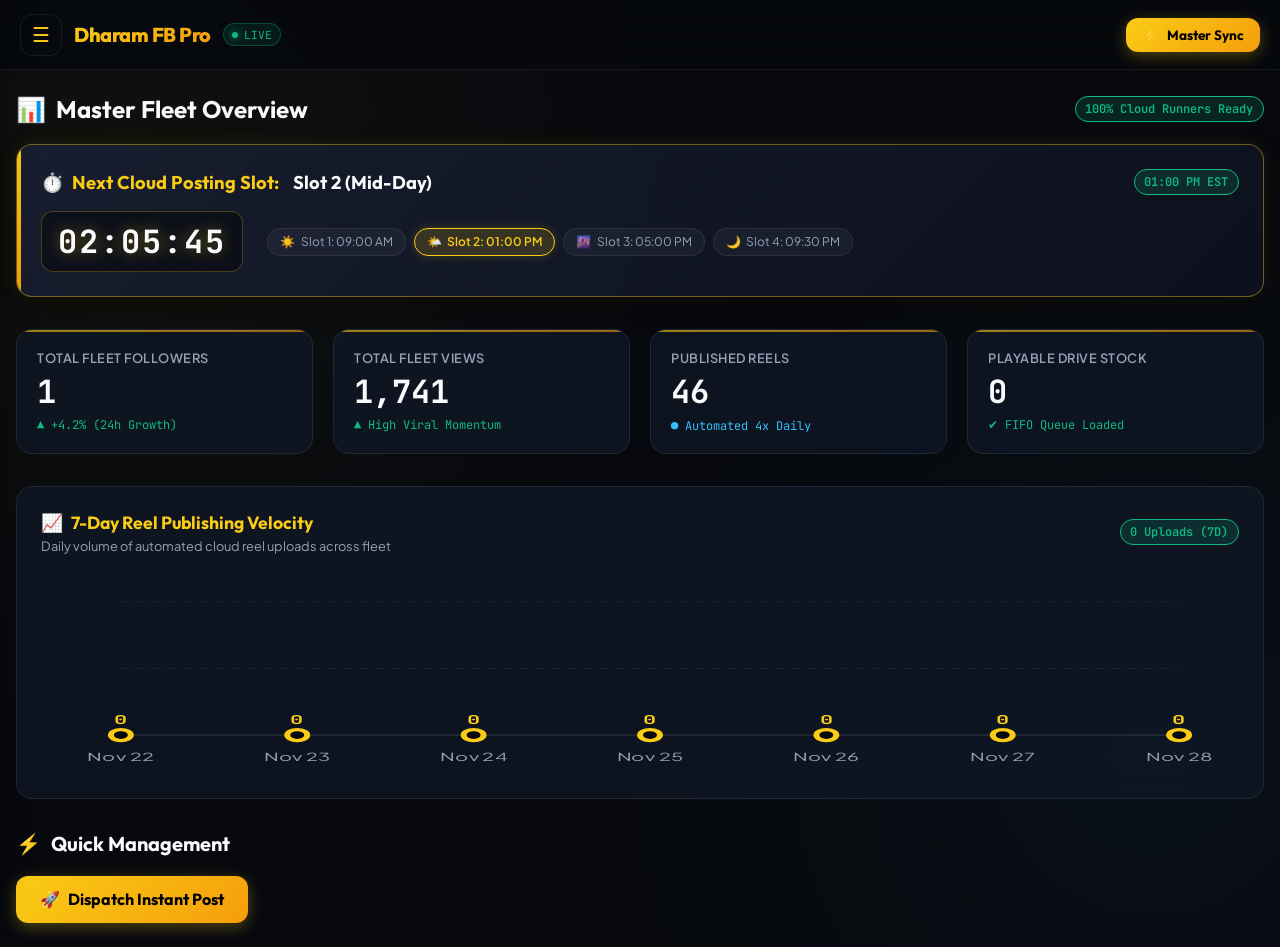
<file: docs/index.html>
<!DOCTYPE html>
<html lang="en">
<head>
  <meta charset="UTF-8">
  <meta name="viewport" content="width=device-width, initial-scale=1.0, maximum-scale=1.0, user-scalable=no">
  <meta name="theme-color" content="#07090e">
  <meta name="apple-mobile-web-app-capable" content="yes">
  <meta name="apple-mobile-web-app-status-bar-style" content="black-translucent">
  <title>Dharam FB Pro - Facebook Fleet Command</title>
  
  <link rel="manifest" href="manifest.json">
  <link rel="icon" type="image/png" href="icons/icon-192.png">
  <link rel="apple-touch-icon" href="icons/icon-192.png">
  <link rel="stylesheet" href="css/gold_dashboard.css?v=2.2">
</head>
<body>

  <!-- Floating Luxe Gold Toast -->
  <div id="goldToast">
    <span>✨</span>
    <span id="toastMsg">Fleet Synchronized</span>
  </div>

  <!-- Sticky Top Header -->
  <header class="top-header">
    <div class="brand-section">
      <button class="hamburger-btn" id="hamburgerBtn" aria-label="Open Navigation">☰</button>
      <div class="app-title">Dharam FB Pro</div>
      <div class="live-badge">
        <span class="live-dot"></span>
        <span>LIVE</span>
      </div>
    </div>
    <div class="header-actions">
      <button class="sync-btn" id="masterSyncBtn">
        <span>⚡</span> Master Sync
      </button>
    </div>
  </header>

  <!-- Slide-Over Drawer Navigation -->
  <div class="drawer-backdrop" id="drawerBackdrop"></div>
  <aside class="drawer" id="drawer">
    <div class="drawer-header">
      <div class="app-title" style="font-size: 1.15rem;">Fleet Navigation</div>
      <button class="hamburger-btn" id="drawerCloseBtn" style="width: 32px; height: 32px; font-size: 1rem;">✕</button>
    </div>
    <nav class="drawer-nav">
      <a href="#dashboard" class="nav-link active" data-tab="tabDashboard">
        <span class="icon">📊</span> Master Dashboard
      </a>
      <a href="#pages" class="nav-link" data-tab="tabAllPages">
        <span class="icon">📑</span> All Pages List
      </a>
      <a href="#postnow" class="nav-link" data-tab="tabPostNow">
        <span class="icon">🚀</span> Post Now Studio
      </a>
      <a href="#drive" class="nav-link" data-tab="tabDriveData">
        <span class="icon">📁</span> Drive Stock Data
      </a>
      <a href="#history" class="nav-link" data-tab="tabUploadHistory">
        <span class="icon">📜</span> Upload History
      </a>
      <a href="#health" class="nav-link" data-tab="tabHealthAudit">
        <span class="icon">🛡️</span> Health & Audit Center
      </a>
      <a href="#top" class="nav-link" data-tab="tabTopPerformers">
        <span class="icon">🏆</span> Top 50 Performers
      </a>
      <a href="#lowviews" class="nav-link" data-tab="tabLowViews">
        <span class="icon">❄️</span> Low & 0 Views Radar
      </a>
      
      <div style="margin-top: auto; padding: 1rem 0; border-top: 1px solid var(--border-subtle); font-size: 0.75rem; color: var(--text-dim);">
        <div id="lastSyncBadge">Syncing fleet telemetry...</div>
        <div style="margin-top: 0.5rem;">
          <a href="privacy.html" style="color: var(--text-muted); text-decoration: none;">Privacy Policy</a> • 
          <a href="data-deletion.html" style="color: var(--text-muted); text-decoration: none;">Data Deletion</a>
        </div>
      </div>
    </nav>
  </aside>

  <!-- Main Application Body -->
  <main class="main-content">

    <!-- MODULE 1: MASTER DASHBOARD -->
    <section class="tab-pane active" id="tabDashboard">
      <div class="section-header">
        <h1 class="section-title"><span>📊</span> Master Fleet Overview</h1>
        <div class="badge-stock stock-high">100% Cloud Runners Ready</div>
      </div>

      <!-- LIVE SLOT COUNTDOWN CARD -->
      <div class="slot-countdown-card" id="slotCountdownCard">
        <div class="slot-countdown-header">
          <div class="slot-countdown-title">
            <span>⏱️</span> Next Cloud Posting Slot: <span id="nextSlotName" style="color: var(--text-main); margin-left: 0.35rem;">Slot 1 (Morning)</span>
          </div>
          <div class="badge-stock stock-high" id="slotEstBadge">09:00 AM EST</div>
        </div>
        <div class="slot-timer-grid">
          <div class="slot-digital-clock" id="slotCountdownClock">
            <span id="slotClockText">00:00:00</span>
          </div>
          <div class="slot-chips-row">
            <div class="slot-chip" id="chipSlot1"><span>☀️</span> Slot 1: 09:00 AM</div>
            <div class="slot-chip" id="chipSlot2"><span>🌤️</span> Slot 2: 01:00 PM</div>
            <div class="slot-chip" id="chipSlot3"><span>🌆</span> Slot 3: 05:00 PM</div>
            <div class="slot-chip" id="chipSlot4"><span>🌙</span> Slot 4: 09:30 PM</div>
          </div>
        </div>
      </div>

      <div class="grid-kpi">
        <div class="kpi-card">
          <div class="kpi-title">Total Fleet Followers</div>
          <div class="kpi-value" id="kpiFollowers">0</div>
          <div class="kpi-delta delta-positive">▲ +4.2% (24h Growth)</div>
        </div>
        <div class="kpi-card">
          <div class="kpi-title">Total Fleet Views</div>
          <div class="kpi-value" id="kpiViews">0</div>
          <div class="kpi-delta delta-positive">▲ High Viral Momentum</div>
        </div>
        <div class="kpi-card">
          <div class="kpi-title">Published Reels</div>
          <div class="kpi-value" id="kpiReels">0</div>
          <div class="kpi-delta delta-neutral">● Automated 4x Daily</div>
        </div>
        <div class="kpi-card">
          <div class="kpi-title">Playable Drive Stock</div>
          <div class="kpi-value" id="kpiStock">0</div>
          <div class="kpi-delta delta-positive">✔ FIFO Queue Loaded</div>
        </div>
      </div>

      <!-- 7-DAY ACTIVITY & PERFORMANCE CHART -->
      <div class="chart-card" style="margin-top: 2rem;">
        <div class="chart-header">
          <div>
            <h3 style="font-family: var(--font-heading); color: var(--gold); font-size: 1.1rem; display: flex; align-items: center; gap: 0.5rem;">
              <span>📈</span> 7-Day Reel Publishing Velocity
            </h3>
            <div style="font-size: 0.8rem; color: var(--text-muted); margin-top: 0.2rem;">
              Daily volume of automated cloud reel uploads across fleet
            </div>
          </div>
          <div class="badge-stock stock-high" id="chartTotalUploadsBadge">Active Telemetry</div>
        </div>
        <div class="chart-container" id="velocityChartContainer">
          <!-- Dynamically generated SVG Chart -->
        </div>
      </div>

      <div class="section-header" style="margin-top: 2rem;">
        <h2 class="section-title" style="font-size: 1.25rem;"><span>⚡</span> Quick Management</h2>
      </div>
      <div style="display: flex; gap: 1rem; flex-wrap: wrap;">
        <button class="sync-btn" id="postNowLaunchBtn" style="padding: 0.85rem 1.5rem; font-size: 1rem;">
          <span>🚀</span> Dispatch Instant Post
        </button>
      </div>
    </section>

    <!-- MODULE 2: ALL PAGES LIST -->
    <section class="tab-pane" id="tabAllPages">
      <div class="section-header">
        <h1 class="section-title"><span>📑</span> Managed Facebook Pages</h1>
        <div class="search-wrapper">
          <span class="search-icon">🔍</span>
          <input type="text" id="pageSearchInput" class="search-input" placeholder="Search by name, ID, or profile...">
        </div>
      </div>
      <div class="pages-grid" id="pagesContainer">
        <!-- Dynamically injected cards -->
      </div>
    </section>

    <!-- MODULE 3: POST NOW STUDIO -->
    <section class="tab-pane" id="tabPostNow">
      <div class="section-header">
        <h1 class="section-title"><span>🚀</span> Post Now Studio</h1>
      </div>
      <div class="kpi-card" style="max-width: 600px; margin: 0 auto; padding: 2rem;">
        <h3 style="color: var(--gold); margin-bottom: 1rem;">Manual Dispatch Controller</h3>
        <p style="color: var(--text-muted); font-size: 0.95rem; margin-bottom: 1.5rem;">
          Trigger an immediate upload without waiting for the scheduled GitHub Actions cron. Oldest video from the selected page's Drive folder will be downloaded, probed, and posted to Facebook live.
        </p>

        <div style="margin-bottom: 1.5rem;">
          <label style="display: block; font-size: 0.85rem; color: var(--text-muted); margin-bottom: 0.5rem;">Select Target Page:</label>
          <select id="manualPageSelect" class="search-input" style="padding: 0.75rem;">
            <option value="104859201948291">Viral Clips Pro (UK Profile 1)</option>
            <option value="204859201948292">Motivation Daily (UK Profile 1)</option>
            <option value="304859201948293">Tech & Gadgets World (USA Profile 1)</option>
          </select>
        </div>

        <button class="sync-btn" id="triggerUploadBtn" style="width: 100%; justify-content: center; padding: 0.85rem;">
          <span>🚀</span> Dispatch Immediate Post
        </button>

        <div style="margin-top: 1.5rem;">
          <div style="height: 6px; background: rgba(255,255,255,0.1); border-radius: 4px; overflow: hidden;">
            <div id="uploadProgressBar" style="width: 0%; height: 100%; background: var(--gold-gradient); transition: width 0.4s ease;"></div>
          </div>
          <div id="uploadStatusText" style="font-family: var(--font-mono); font-size: 0.8rem; color: var(--text-dim); margin-top: 0.5rem; text-align: center;">
            Idle
          </div>
        </div>
      </div>
    </section>

    <!-- MODULE 4: DRIVE DATA -->
    <section class="tab-pane" id="tabDriveData">
      <div class="section-header">
        <h1 class="section-title"><span>📁</span> Google Drive Inventory Stock</h1>
        <div class="badge-stock stock-high">FIFO Queue Active</div>
      </div>
      <div class="table-container">
        <table class="luxe-table">
          <thead>
            <tr>
              <th>Page Name</th>
              <th>Drive Folder ID</th>
              <th>Playable Stock</th>
              <th>Refill Status</th>
              <th>Drive Link</th>
            </tr>
          </thead>
          <tbody id="driveStockTableBody">
            <!-- Dynamically injected -->
          </tbody>
        </table>
      </div>
    </section>

    <!-- MODULE 5: UPLOAD HISTORY -->
    <section class="tab-pane" id="tabUploadHistory">
      <div class="section-header">
        <h1 class="section-title"><span>📜</span> Real-Time Telemetry & Upload History</h1>
      </div>
      <div class="table-container">
        <table class="luxe-table">
          <thead>
            <tr>
              <th>Timestamp</th>
              <th>Channel Name</th>
              <th>Format</th>
              <th>Filename</th>
              <th>Cloud Runner IP / Region</th>
              <th>Facebook Video</th>
            </tr>
          </thead>
          <tbody id="historyTableBody">
            <!-- Dynamically injected -->
          </tbody>
        </table>
      </div>
    </section>

    <!-- MODULE 6: HEALTH & AUDIT CENTER -->
    <section class="tab-pane" id="tabHealthAudit">
      <div class="section-header">
        <h1 class="section-title"><span>🛡️</span> Fleet Health & Diagnostic Center</h1>
      </div>
      <div class="grid-kpi" id="healthCardsContainer">
        <!-- Dynamically injected -->
      </div>
    </section>

    <!-- MODULE 7: TOP 50 PERFORMERS -->
    <section class="tab-pane" id="tabTopPerformers">
      <div class="section-header">
        <h1 class="section-title"><span>🏆</span> Top Performers Leaderboard</h1>
      </div>
      <!-- Gold/Silver/Bronze Podium -->
      <div class="podium-container" id="podiumContainer"></div>

      <div class="table-container">
        <table class="luxe-table">
          <thead>
            <tr>
              <th>Rank</th>
              <th>Channel Name</th>
              <th>Followers</th>
              <th>Views</th>
              <th>Growth Velocity</th>
            </tr>
          </thead>
          <tbody id="topListBody"></tbody>
        </table>
      </div>
    </section>

    <!-- MODULE 8: LOW & 0 VIEWS RADAR -->
    <section class="tab-pane" id="tabLowViews">
      <div class="section-header">
        <h1 class="section-title"><span>❄️</span> Low Views & Shadowban Radar</h1>
        <div class="badge-stock stock-low">Alert Threshold: &lt;500 Views</div>
      </div>
      <div class="table-container">
        <table class="luxe-table">
          <thead>
            <tr>
              <th>Channel Name</th>
              <th>Page ID</th>
              <th>Current Views</th>
              <th>Compliance Action</th>
            </tr>
          </thead>
          <tbody id="lowViewsTableBody"></tbody>
        </table>
      </div>
    </section>

  </main>

  <!-- Modal for Post Now Studio -->
  <div class="modal-backdrop" id="postNowModal">
    <div class="modal-box">
      <h3 style="color: var(--gold); margin-bottom: 0.75rem;">Confirm Immediate Post</h3>
      <p style="color: var(--text-muted); font-size: 0.9rem; margin-bottom: 1.5rem;">
        This will immediately trigger the next unposted video in the selected page's queue.
      </p>
      <div style="display: flex; gap: 0.75rem; justify-content: flex-end;">
        <button class="hamburger-btn" id="modalCloseBtn" style="width: auto; padding: 0.5rem 1rem; font-size: 0.85rem;">Cancel</button>
        <button class="sync-btn" onclick="document.getElementById('postNowModal').classList.remove('active'); document.querySelector('[data-tab=\'tabPostNow\']').click();">
          Go to Studio
        </button>
      </div>
    </div>
  </div>

  <script src="js/sync_service.js?v=2.2"></script>
  <script src="js/app.js?v=2.2"></script>
</body>
</html>
</file>
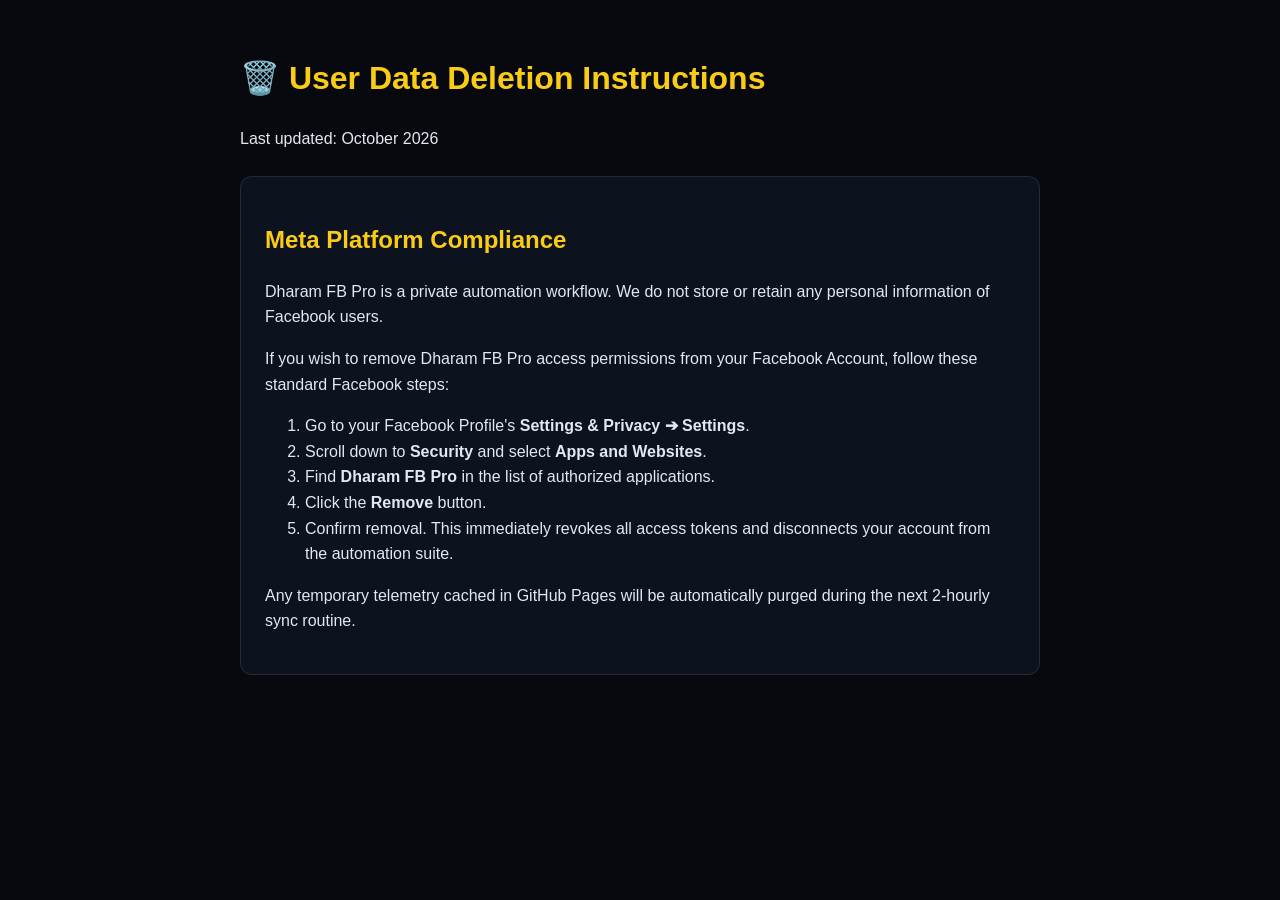
<file: docs/data-deletion.html>
<!DOCTYPE html>
<html lang="en">
<head>
  <meta charset="UTF-8">
  <meta name="viewport" content="width=device-width, initial-scale=1.0">
  <title>User Data Deletion Instructions - Dharam FB Pro</title>
  <style>
    body {
      background-color: #07090e;
      color: #e2e8f0;
      font-family: -apple-system, BlinkMacSystemFont, "Segoe UI", Roboto, sans-serif;
      line-height: 1.6;
      padding: 2rem;
      max-width: 800px;
      margin: 0 auto;
    }
    h1, h2 { color: #facc15; }
    .box {
      background: rgba(17, 24, 39, 0.7);
      border: 1px solid rgba(255, 255, 255, 0.1);
      border-radius: 12px;
      padding: 1.5rem;
      margin-top: 1.5rem;
    }
    code {
      background: rgba(250, 204, 21, 0.1);
      color: #facc15;
      padding: 2px 6px;
      border-radius: 4px;
    }
  </style>
</head>
<body>
  <h1>🗑️ User Data Deletion Instructions</h1>
  <p>Last updated: October 2026</p>
  <div class="box">
    <h2>Meta Platform Compliance</h2>
    <p>Dharam FB Pro is a private automation workflow. We do not store or retain any personal information of Facebook users.</p>
    <p>If you wish to remove Dharam FB Pro access permissions from your Facebook Account, follow these standard Facebook steps:</p>
    <ol>
      <li>Go to your Facebook Profile's <strong>Settings & Privacy ➔ Settings</strong>.</li>
      <li>Scroll down to <strong>Security</strong> and select <strong>Apps and Websites</strong>.</li>
      <li>Find <strong>Dharam FB Pro</strong> in the list of authorized applications.</li>
      <li>Click the <strong>Remove</strong> button.</li>
      <li>Confirm removal. This immediately revokes all access tokens and disconnects your account from the automation suite.</li>
    </ol>
    <p>Any temporary telemetry cached in GitHub Pages will be automatically purged during the next 2-hourly sync routine.</p>
  </div>
</body>
</html>
</file>
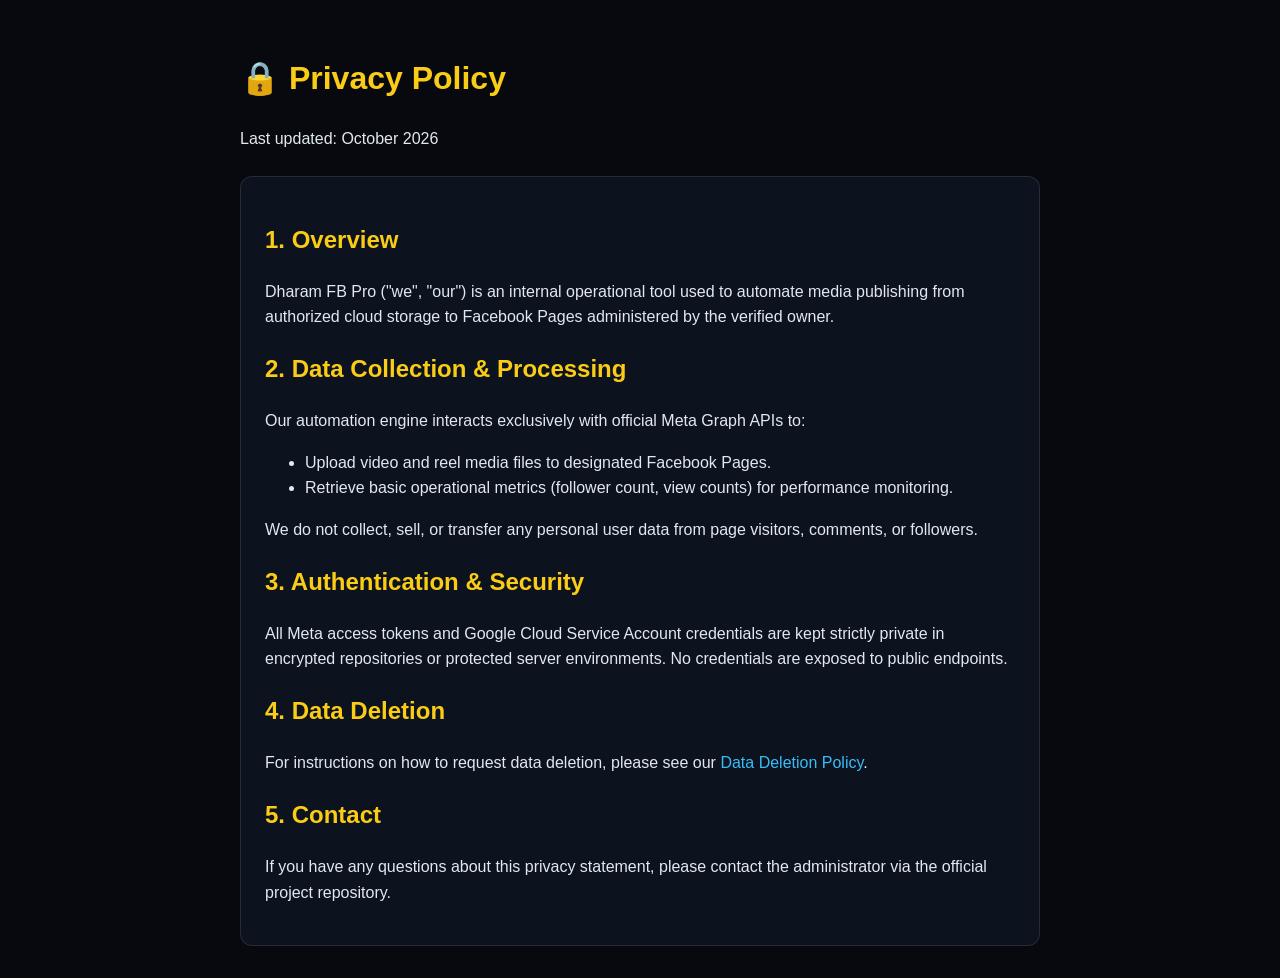
<file: docs/privacy.html>
<!DOCTYPE html>
<html lang="en">
<head>
  <meta charset="UTF-8">
  <meta name="viewport" content="width=device-width, initial-scale=1.0">
  <title>Privacy Policy - Dharam FB Pro Automation</title>
  <style>
    body {
      background-color: #07090e;
      color: #e2e8f0;
      font-family: -apple-system, BlinkMacSystemFont, "Segoe UI", Roboto, sans-serif;
      line-height: 1.6;
      padding: 2rem;
      max-width: 800px;
      margin: 0 auto;
    }
    h1, h2, h3 { color: #facc15; }
    a { color: #38bdf8; text-decoration: none; }
    .box {
      background: rgba(17, 24, 39, 0.7);
      border: 1px solid rgba(255, 255, 255, 0.1);
      border-radius: 12px;
      padding: 1.5rem;
      margin-top: 1.5rem;
    }
  </style>
</head>
<body>
  <h1>🔒 Privacy Policy</h1>
  <p>Last updated: October 2026</p>
  <div class="box">
    <h2>1. Overview</h2>
    <p>Dharam FB Pro ("we", "our") is an internal operational tool used to automate media publishing from authorized cloud storage to Facebook Pages administered by the verified owner.</p>
    
    <h2>2. Data Collection & Processing</h2>
    <p>Our automation engine interacts exclusively with official Meta Graph APIs to:</p>
    <ul>
      <li>Upload video and reel media files to designated Facebook Pages.</li>
      <li>Retrieve basic operational metrics (follower count, view counts) for performance monitoring.</li>
    </ul>
    <p>We do not collect, sell, or transfer any personal user data from page visitors, comments, or followers.</p>

    <h2>3. Authentication & Security</h2>
    <p>All Meta access tokens and Google Cloud Service Account credentials are kept strictly private in encrypted repositories or protected server environments. No credentials are exposed to public endpoints.</p>

    <h2>4. Data Deletion</h2>
    <p>For instructions on how to request data deletion, please see our <a href="data-deletion.html">Data Deletion Policy</a>.</p>

    <h2>5. Contact</h2>
    <p>If you have any questions about this privacy statement, please contact the administrator via the official project repository.</p>
  </div>
</body>
</html>
</file>
<file: docs/css/gold_dashboard.css>
/* ==========================================================================
   RAJ FB PRO - LUXE OBSIDIAN & GOLD COMMAND CENTER THEME
   ========================================================================== */

@import url('https://fonts.googleapis.com/css2?family=JetBrains+Mono:wght@400;500;600;700&family=Outfit:wght@500;600;700;800&family=Plus+Jakarta+Sans:wght@400;500;600;700&display=swap');

:root {
  --bg-obsidian: #07090e;
  --bg-card: rgba(17, 24, 39, 0.75);
  --bg-card-hover: rgba(30, 41, 59, 0.85);
  --border-subtle: rgba(255, 255, 255, 0.08);
  --border-gold: rgba(250, 204, 21, 0.4);
  
  --gold: #facc15;
  --gold-glow: rgba(250, 204, 21, 0.25);
  --gold-gradient: linear-gradient(135deg, #facc15 0%, #f59e0b 100%);
  
  --cyan: #38bdf8;
  --cyan-glow: rgba(56, 189, 248, 0.2);
  
  --emerald: #10b981;
  --emerald-glow: rgba(16, 185, 129, 0.2);
  
  --crimson: #ef4444;
  --crimson-glow: rgba(239, 68, 68, 0.2);
  
  --text-main: #f8fafc;
  --text-muted: #94a3b8;
  --text-dim: #64748b;
  
  --font-heading: 'Outfit', sans-serif;
  --font-body: 'Plus Jakarta Sans', sans-serif;
  --font-mono: 'JetBrains Mono', monospace;
  
  --radius-lg: 16px;
  --radius-md: 12px;
  --radius-sm: 8px;
  --radius-pill: 9999px;
  
  --shadow-luxe: 0 10px 30px -10px rgba(0, 0, 0, 0.8), 0 0 20px -5px rgba(250, 204, 21, 0.15);
}

* {
  box-sizing: border-box;
  margin: 0;
  padding: 0;
  -webkit-tap-highlight-color: transparent;
}

body {
  background-color: var(--bg-obsidian);
  color: var(--text-main);
  font-family: var(--font-body);
  min-height: 100vh;
  display: flex;
  flex-direction: column;
  overflow-x: hidden;
  background-image: 
    radial-gradient(circle at 10% 20%, rgba(250, 204, 21, 0.04) 0%, transparent 40%),
    radial-gradient(circle at 90% 80%, rgba(56, 189, 248, 0.04) 0%, transparent 40%);
}

/* Scrollbar */
::-webkit-scrollbar { width: 6px; height: 6px; }
::-webkit-scrollbar-track { background: var(--bg-obsidian); }
::-webkit-scrollbar-thumb { background: rgba(255, 255, 255, 0.15); border-radius: 4px; }
::-webkit-scrollbar-thumb:hover { background: var(--gold); }

/* Sticky Top Mobile Header */
.top-header {
  position: sticky;
  top: 0;
  z-index: 100;
  background: rgba(7, 9, 14, 0.85);
  backdrop-filter: blur(20px);
  border-bottom: 1px solid var(--border-subtle);
  display: flex;
  align-items: center;
  justify-content: space-between;
  padding: 0.85rem 1.25rem;
}

.brand-section {
  display: flex;
  align-items: center;
  gap: 0.75rem;
}

.hamburger-btn {
  background: transparent;
  border: 1px solid var(--border-subtle);
  color: var(--gold);
  width: 42px;
  height: 42px;
  border-radius: var(--radius-md);
  display: flex;
  align-items: center;
  justify-content: center;
  font-size: 1.25rem;
  cursor: pointer;
  transition: all 0.2s ease;
}
.hamburger-btn:hover {
  background: rgba(250, 204, 21, 0.1);
  border-color: var(--gold);
}

.app-title {
  font-family: var(--font-heading);
  font-weight: 800;
  font-size: 1.25rem;
  letter-spacing: -0.5px;
  background: var(--gold-gradient);
  -webkit-background-clip: text;
  -webkit-text-fill-color: transparent;
}

.live-badge {
  display: inline-flex;
  align-items: center;
  gap: 0.4rem;
  font-family: var(--font-mono);
  font-size: 0.7rem;
  background: rgba(16, 185, 129, 0.1);
  color: var(--emerald);
  border: 1px solid rgba(16, 185, 129, 0.3);
  padding: 0.2rem 0.5rem;
  border-radius: var(--radius-pill);
}

.live-dot {
  width: 6px;
  height: 6px;
  border-radius: 50%;
  background: var(--emerald);
  box-shadow: 0 0 8px var(--emerald);
  animation: pulse 2s infinite;
}

@keyframes pulse {
  0%, 100% { opacity: 1; transform: scale(1); }
  50% { opacity: 0.4; transform: scale(0.85); }
}

.header-actions {
  display: flex;
  align-items: center;
  gap: 0.75rem;
}

.sync-btn {
  background: var(--gold-gradient);
  color: #000;
  font-family: var(--font-heading);
  font-weight: 700;
  font-size: 0.85rem;
  padding: 0.5rem 1rem;
  border: none;
  border-radius: var(--radius-md);
  display: flex;
  align-items: center;
  gap: 0.5rem;
  cursor: pointer;
  box-shadow: 0 4px 15px rgba(250, 204, 21, 0.3);
  transition: all 0.2s ease;
}
.sync-btn:hover {
  transform: translateY(-1px);
  box-shadow: 0 6px 20px rgba(250, 204, 21, 0.4);
}
.sync-btn:active {
  transform: translateY(1px);
}

/* Slide-Over Drawer Navigation */
.drawer-backdrop {
  position: fixed;
  inset: 0;
  background: rgba(0, 0, 0, 0.75);
  backdrop-filter: blur(8px);
  z-index: 200;
  opacity: 0;
  pointer-events: none;
  transition: opacity 0.3s ease;
}
.drawer-backdrop.active {
  opacity: 1;
  pointer-events: auto;
}

.drawer {
  position: fixed;
  top: 0;
  left: -320px;
  width: 300px;
  height: 100%;
  background: #090d16;
  border-right: 1px solid var(--border-subtle);
  z-index: 201;
  display: flex;
  flex-direction: column;
  transition: transform 0.3s cubic-bezier(0.16, 1, 0.3, 1);
  box-shadow: 10px 0 30px rgba(0, 0, 0, 0.8);
}
.drawer.active {
  transform: translateX(320px);
}

.drawer-header {
  padding: 1.5rem;
  border-bottom: 1px solid var(--border-subtle);
  display: flex;
  align-items: center;
  justify-content: space-between;
}

.drawer-nav {
  padding: 1rem;
  display: flex;
  flex-direction: column;
  gap: 0.5rem;
  overflow-y: auto;
  flex: 1;
}

.nav-link {
  display: flex;
  align-items: center;
  gap: 0.85rem;
  padding: 0.85rem 1rem;
  border-radius: var(--radius-md);
  color: var(--text-muted);
  text-decoration: none;
  font-weight: 600;
  font-size: 0.95rem;
  transition: all 0.2s ease;
  border: 1px solid transparent;
}
.nav-link:hover {
  color: var(--text-main);
  background: rgba(255, 255, 255, 0.05);
}
.nav-link.active {
  color: var(--gold);
  background: rgba(250, 204, 21, 0.1);
  border-color: rgba(250, 204, 21, 0.3);
}
.nav-link .icon {
  font-size: 1.25rem;
  width: 28px;
  text-align: center;
}

/* Main Container */
.main-content {
  flex: 1;
  max-width: 1300px;
  width: 100%;
  margin: 0 auto;
  padding: 1.5rem 1rem;
}

/* Glass Cards & Grid */
.grid-kpi {
  display: grid;
  grid-template-columns: repeat(auto-fit, minmax(240px, 1fr));
  gap: 1.25rem;
  margin-bottom: 2rem;
}

.kpi-card {
  background: var(--bg-card);
  backdrop-filter: blur(16px);
  border: 1px solid var(--border-subtle);
  border-radius: var(--radius-lg);
  padding: 1.25rem;
  position: relative;
  overflow: hidden;
  transition: all 0.25s ease;
}
.kpi-card:hover {
  border-color: var(--border-gold);
  transform: translateY(-2px);
  box-shadow: var(--shadow-luxe);
}
.kpi-card::before {
  content: '';
  position: absolute;
  top: 0; left: 0; right: 0;
  height: 2px;
  background: var(--gold-gradient);
  opacity: 0.6;
}

.kpi-title {
  color: var(--text-muted);
  font-size: 0.8rem;
  font-weight: 600;
  text-transform: uppercase;
  letter-spacing: 0.5px;
  margin-bottom: 0.5rem;
}

.kpi-value {
  font-family: var(--font-mono);
  font-size: 2rem;
  font-weight: 700;
  color: var(--text-main);
  line-height: 1.1;
}

.kpi-delta {
  font-family: var(--font-mono);
  font-size: 0.75rem;
  margin-top: 0.5rem;
  display: flex;
  align-items: center;
  gap: 0.25rem;
}
.delta-positive { color: var(--emerald); }
.delta-neutral { color: var(--cyan); }
.delta-alert { color: var(--crimson); }

/* Content Sections / Tabs */
.tab-pane {
  display: none;
  animation: fadeIn 0.3s ease;
}
.tab-pane.active {
  display: block;
}

@keyframes fadeIn {
  from { opacity: 0; transform: translateY(6px); }
  to { opacity: 1; transform: translateY(0); }
}

.section-header {
  display: flex;
  align-items: center;
  justify-content: space-between;
  margin-bottom: 1.25rem;
  flex-wrap: wrap;
  gap: 1rem;
}

.section-title {
  font-family: var(--font-heading);
  font-size: 1.5rem;
  font-weight: 700;
  color: var(--text-main);
  display: flex;
  align-items: center;
  gap: 0.6rem;
}

/* Search Bar */
.search-wrapper {
  position: relative;
  min-width: 280px;
}
.search-input {
  width: 100%;
  background: rgba(17, 24, 39, 0.9);
  border: 1px solid var(--border-subtle);
  border-radius: var(--radius-md);
  padding: 0.65rem 1rem 0.65rem 2.5rem;
  color: var(--text-main);
  font-family: var(--font-body);
  font-size: 0.9rem;
  transition: all 0.2s ease;
}
.search-input:focus {
  outline: none;
  border-color: var(--gold);
  box-shadow: 0 0 10px rgba(250, 204, 21, 0.2);
}
.search-icon {
  position: absolute;
  left: 0.85rem;
  top: 50%;
  transform: translateY(-50%);
  color: var(--text-dim);
}

/* Page Card Items */
.pages-grid {
  display: grid;
  grid-template-columns: repeat(auto-fill, minmax(320px, 1fr));
  gap: 1.25rem;
}

.page-card {
  background: var(--bg-card);
  backdrop-filter: blur(16px);
  border: 1px solid var(--border-subtle);
  border-radius: var(--radius-lg);
  padding: 1.25rem;
  display: flex;
  flex-direction: column;
  gap: 1rem;
  transition: all 0.2s ease;
}
.page-card:hover {
  border-color: rgba(255, 255, 255, 0.2);
  transform: translateY(-2px);
}

.page-card-top {
  display: flex;
  align-items: center;
  gap: 0.85rem;
}

.page-avatar {
  width: 52px;
  height: 52px;
  border-radius: 50%;
  object-fit: cover;
  border: 2px solid var(--border-gold);
  background: #1e293b;
}

.page-details {
  flex: 1;
  min-width: 0;
}
.page-name {
  font-family: var(--font-heading);
  font-size: 1.1rem;
  font-weight: 700;
  color: var(--text-main);
  white-space: nowrap;
  overflow: hidden;
  text-overflow: ellipsis;
}
.page-id-tag {
  font-family: var(--font-mono);
  font-size: 0.75rem;
  color: var(--text-dim);
}

.card-stats-row {
  display: grid;
  grid-template-columns: 1fr 1fr 1fr;
  background: rgba(0, 0, 0, 0.3);
  padding: 0.75rem;
  border-radius: var(--radius-md);
  text-align: center;
}
.stat-sub {
  font-size: 0.7rem;
  color: var(--text-muted);
  text-transform: uppercase;
}
.stat-num {
  font-family: var(--font-mono);
  font-weight: 700;
  font-size: 1rem;
  color: var(--gold);
}

/* Badge Styles */
.badge-stock {
  padding: 0.25rem 0.6rem;
  border-radius: var(--radius-pill);
  font-family: var(--font-mono);
  font-size: 0.75rem;
  font-weight: 600;
  display: inline-flex;
  align-items: center;
  gap: 0.3rem;
}
.stock-high { background: rgba(16, 185, 129, 0.15); color: var(--emerald); border: 1px solid var(--emerald); }
.stock-med { background: rgba(250, 204, 21, 0.15); color: var(--gold); border: 1px solid var(--gold); }
.stock-low { background: rgba(239, 68, 68, 0.15); color: var(--crimson); border: 1px solid var(--crimson); }

/* Table Styles */
.table-container {
  background: var(--bg-card);
  backdrop-filter: blur(16px);
  border: 1px solid var(--border-subtle);
  border-radius: var(--radius-lg);
  overflow-x: auto;
}
.luxe-table {
  width: 100%;
  border-collapse: collapse;
  text-align: left;
  font-size: 0.9rem;
}
.luxe-table th {
  background: rgba(0, 0, 0, 0.4);
  color: var(--text-muted);
  font-family: var(--font-heading);
  font-size: 0.8rem;
  text-transform: uppercase;
  padding: 1rem;
  border-bottom: 1px solid var(--border-subtle);
}
.luxe-table td {
  padding: 1rem;
  border-bottom: 1px solid rgba(255, 255, 255, 0.05);
  font-family: var(--font-body);
}
.luxe-table tr:hover {
  background: rgba(255, 255, 255, 0.02);
}

/* Top 50 Podium */
.podium-container {
  display: grid;
  grid-template-columns: repeat(3, 1fr);
  gap: 1rem;
  margin-bottom: 2rem;
  align-items: end;
}
.podium-card {
  background: var(--bg-card);
  border: 1px solid var(--border-subtle);
  border-radius: var(--radius-lg);
  padding: 1.5rem 1rem;
  text-align: center;
  position: relative;
}
.podium-1 {
  order: 2;
  border-color: var(--gold);
  box-shadow: 0 0 25px rgba(250, 204, 21, 0.25);
  transform: translateY(-10px);
}
.podium-2 {
  order: 1;
  border-color: #cbd5e1;
}
.podium-3 {
  order: 3;
  border-color: #b45309;
}

.podium-rank {
  font-size: 2.25rem;
  margin-bottom: 0.5rem;
}

/* Toast System */
#goldToast {
  position: fixed;
  top: 1.5rem;
  left: 50%;
  transform: translateX(-50%) translateY(-100px);
  background: #0f172a;
  color: var(--text-main);
  border: 1px solid var(--gold);
  border-radius: var(--radius-pill);
  padding: 0.75rem 1.5rem;
  font-weight: 600;
  font-size: 0.9rem;
  display: flex;
  align-items: center;
  gap: 0.5rem;
  box-shadow: 0 10px 30px rgba(0, 0, 0, 0.9), 0 0 15px rgba(250, 204, 21, 0.3);
  z-index: 999;
  transition: transform 0.3s cubic-bezier(0.16, 1, 0.3, 1);
  pointer-events: none;
}
#goldToast.show {
  transform: translateX(-50%) translateY(0);
}

/* Modal */
.modal-backdrop {
  position: fixed;
  inset: 0;
  background: rgba(0, 0, 0, 0.85);
  backdrop-filter: blur(10px);
  z-index: 300;
  display: none;
  align-items: center;
  justify-content: center;
  padding: 1rem;
}
.modal-backdrop.active {
  display: flex;
}
.modal-box {
  background: #0d121f;
  border: 1px solid var(--border-gold);
  border-radius: var(--radius-lg);
  max-width: 500px;
  width: 100%;
  padding: 1.5rem;
  box-shadow: var(--shadow-luxe);
}

/* ==========================================================================
   ENHANCED NEXT-GEN UI MODULES (COUNTDOWN, UP-NEXT QUEUE, CHARTS & ALERTS)
   ========================================================================== */

/* 1. Live Slot Countdown Card */
.slot-countdown-card {
  background: linear-gradient(135deg, rgba(26, 32, 53, 0.85) 0%, rgba(13, 18, 31, 0.95) 100%);
  border: 1px solid var(--border-gold);
  border-radius: var(--radius-lg);
  padding: 1.5rem;
  margin-bottom: 2rem;
  box-shadow: 0 10px 30px -10px rgba(0, 0, 0, 0.7), 0 0 25px -5px rgba(250, 204, 21, 0.15);
  position: relative;
  overflow: hidden;
}

.slot-countdown-card::before {
  content: '';
  position: absolute;
  top: 0;
  left: 0;
  width: 4px;
  height: 100%;
  background: var(--gold-gradient);
}

.slot-countdown-header {
  display: flex;
  align-items: center;
  justify-content: space-between;
  margin-bottom: 1rem;
  flex-wrap: wrap;
  gap: 0.5rem;
}

.slot-countdown-title {
  font-family: var(--font-heading);
  font-size: 1.15rem;
  font-weight: 700;
  color: var(--gold);
  display: flex;
  align-items: center;
  gap: 0.5rem;
}

.slot-timer-grid {
  display: flex;
  align-items: center;
  gap: 1.5rem;
  flex-wrap: wrap;
}

.slot-digital-clock {
  font-family: var(--font-mono);
  font-size: 2rem;
  font-weight: 700;
  color: var(--text-main);
  background: rgba(0, 0, 0, 0.4);
  padding: 0.5rem 1rem;
  border-radius: var(--radius-md);
  border: 1px solid rgba(250, 204, 21, 0.25);
  letter-spacing: 2px;
  display: flex;
  align-items: center;
  gap: 0.25rem;
  text-shadow: 0 0 15px rgba(250, 204, 21, 0.4);
}

.slot-chips-row {
  display: flex;
  align-items: center;
  gap: 0.5rem;
  flex-wrap: wrap;
}

.slot-chip {
  background: rgba(255, 255, 255, 0.04);
  border: 1px solid var(--border-subtle);
  border-radius: var(--radius-pill);
  padding: 0.35rem 0.75rem;
  font-size: 0.75rem;
  color: var(--text-muted);
  display: flex;
  align-items: center;
  gap: 0.35rem;
}

.slot-chip.active {
  background: rgba(250, 204, 21, 0.15);
  border-color: var(--gold);
  color: var(--gold);
  font-weight: 600;
  box-shadow: 0 0 10px rgba(250, 204, 21, 0.2);
}

/* 2. Interactive SVG Analytics Chart */
.chart-card {
  background: var(--bg-card);
  border: 1px solid var(--border-subtle);
  border-radius: var(--radius-lg);
  padding: 1.5rem;
  margin-bottom: 2rem;
  backdrop-filter: blur(16px);
}

.chart-header {
  display: flex;
  align-items: center;
  justify-content: space-between;
  margin-bottom: 1.25rem;
}

.chart-container {
  width: 100%;
  height: 200px;
  position: relative;
}

.chart-svg {
  width: 100%;
  height: 100%;
  overflow: visible;
}

.chart-line {
  fill: none;
  stroke: url(#goldGrad);
  stroke-width: 3.5;
  stroke-linecap: round;
  filter: drop-shadow(0 4px 12px rgba(250, 204, 21, 0.4));
}

.chart-area {
  fill: url(#goldAreaGrad);
}

.chart-dot {
  fill: #07090e;
  stroke: var(--gold);
  stroke-width: 3;
  r: 5;
  transition: all 0.2s ease;
  cursor: pointer;
}

.chart-dot:hover {
  r: 7;
  stroke: #ffffff;
  filter: drop-shadow(0 0 8px var(--gold));
}

/* 3. Up Next Video Queue Preview */
.upnext-section {
  margin-top: 1.25rem;
  padding-top: 1rem;
  border-top: 1px dashed rgba(255, 255, 255, 0.1);
}

.upnext-header {
  display: flex;
  align-items: center;
  justify-content: space-between;
  font-size: 0.8rem;
  font-weight: 600;
  color: var(--gold);
  margin-bottom: 0.75rem;
  text-transform: uppercase;
  letter-spacing: 0.5px;
}

.upnext-list {
  display: flex;
  flex-direction: column;
  gap: 0.5rem;
}

.upnext-item {
  background: rgba(0, 0, 0, 0.35);
  border: 1px solid rgba(255, 255, 255, 0.05);
  border-radius: var(--radius-sm);
  padding: 0.6rem 0.8rem;
  display: flex;
  align-items: center;
  justify-content: space-between;
  gap: 0.75rem;
  transition: all 0.2s ease;
}

.upnext-item:hover {
  border-color: rgba(250, 204, 21, 0.3);
  background: rgba(250, 204, 21, 0.03);
  transform: translateX(3px);
}

.upnext-info {
  display: flex;
  align-items: center;
  gap: 0.6rem;
  min-width: 0;
}

.upnext-badge-rank {
  background: rgba(250, 204, 21, 0.15);
  color: var(--gold);
  font-family: var(--font-mono);
  font-size: 0.7rem;
  font-weight: 700;
  width: 22px;
  height: 22px;
  border-radius: 6px;
  display: flex;
  align-items: center;
  justify-content: center;
  flex-shrink: 0;
}

.upnext-item:first-child .upnext-badge-rank {
  background: var(--gold);
  color: #07090e;
}

.upnext-title {
  font-size: 0.85rem;
  color: var(--text-main);
  white-space: nowrap;
  overflow: hidden;
  text-overflow: ellipsis;
  font-weight: 500;
}

.upnext-size {
  font-family: var(--font-mono);
  font-size: 0.75rem;
  color: var(--cyan);
  background: rgba(56, 189, 248, 0.1);
  padding: 0.2rem 0.5rem;
  border-radius: 4px;
  flex-shrink: 0;
}

/* 4. Critical Stock Pulse Animation */
@keyframes pulse-critical {
  0% { box-shadow: 0 0 0 0 rgba(239, 68, 68, 0.6); }
  70% { box-shadow: 0 0 0 10px rgba(239, 68, 68, 0); }
  100% { box-shadow: 0 0 0 0 rgba(239, 68, 68, 0); }
}

.stock-critical {
  background: rgba(239, 68, 68, 0.2) !important;
  color: #fca5a5 !important;
  border: 1px solid #ef4444 !important;
  animation: pulse-critical 2s infinite;
}
</file>
